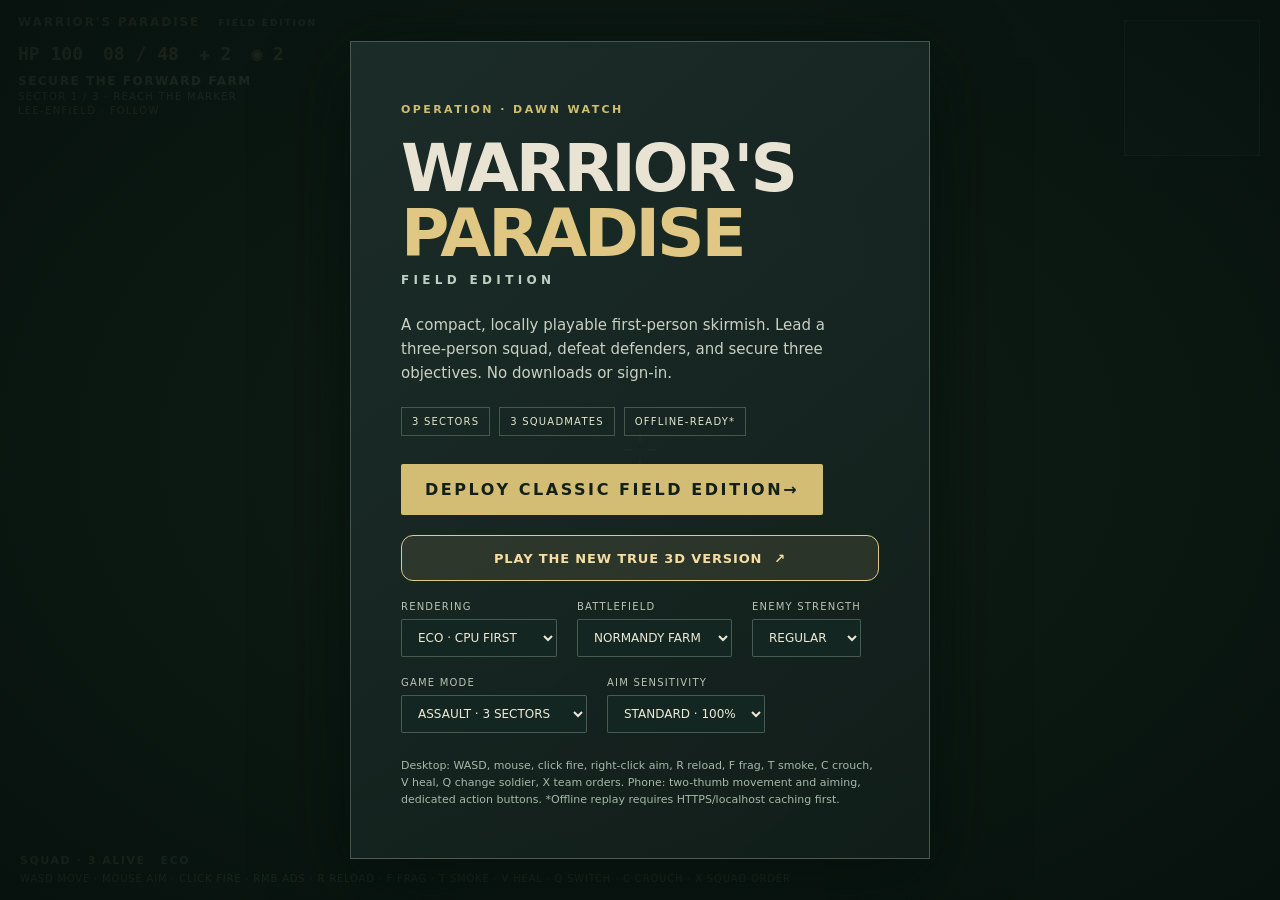
<file: browser/index.html>
<!doctype html>
<html lang="en">
<head>
  <meta charset="utf-8">
  <meta name="viewport" content="width=device-width,initial-scale=1,viewport-fit=cover,user-scalable=no">
  <meta name="theme-color" content="#101b1a">
  <meta name="description" content="Warrior's Paradise: a lightweight offline WWII-inspired first-person browser skirmish.">
  <link rel="manifest" href="./manifest.webmanifest">
  <link rel="icon" href="./icon.svg" type="image/svg+xml">
  <link rel="stylesheet" href="./style.css">
  <title>Warrior's Paradise · Field Edition</title>
</head>
<body>
  <main id="app" aria-label="Warrior's Paradise Field Edition">
    <canvas id="world" aria-label="First-person battlefield view"></canvas>
    <div id="vignette"></div>
    <div id="damage-flash"></div>
    <header id="hud">
      <div class="brand">WARRIOR'S <strong>PARADISE</strong> <small>FIELD EDITION</small></div>
      <div class="stats"><span id="health">HP 100</span><span id="ammo">08 / 48</span><span id="medkits">✚ 2</span><span id="grenades">◉ 2</span></div>
      <div class="status" id="mission">SECURE THE FORWARD FARM</div>
      <div class="status small" id="progress">SECTOR 1 / 3 · REACH THE MARKER</div>
      <div class="status small" id="loadout">LEE-ENFIELD · FOLLOW</div>
    </header>
    <canvas id="radar" width="136" height="136" aria-label="Tactical minimap"></canvas>
    <div id="crosshair" aria-hidden="true"><i></i><i></i></div>
    <div id="aim-ring" aria-hidden="true"></div>
    <div id="hitmarker" aria-hidden="true">×</div>
    <div id="bottom-bar">
      <div><span id="squad">SQUAD · 3 ALIVE</span><span id="quality-label">ECO</span></div>
      <div id="tip">WASD MOVE · MOUSE AIM · CLICK FIRE · RMB ADS · R RELOAD · F FRAG · T SMOKE · V HEAL · Q SWITCH · C CROUCH · X SQUAD ORDER</div>
    </div>
    <div id="touch" aria-label="Touch game controls">
      <div id="move-pad" aria-label="Move joystick"><div class="pad-ring"></div><div class="pad-knob" id="move-knob"></div></div>
      <div id="look-zone" aria-label="Drag to aim"></div>
      <div id="touch-actions">
        <button id="fire-btn" class="action danger" aria-label="Fire weapon">FIRE</button>
        <button id="reload-btn" class="action" aria-label="Reload">↻</button>
        <button id="heal-btn" class="action" aria-label="Use medkit">✚</button>
        <button id="switch-btn" class="action" aria-label="Switch squadmate">⇄</button>
        <button id="ads-btn" class="action" aria-label="Aim down sights">ADS</button>
        <button id="frag-btn" class="action" aria-label="Throw fragmentation grenade">FRAG</button>
        <button id="smoke-btn" class="action" aria-label="Throw smoke grenade">SMK</button>
        <button id="order-btn" class="action" aria-label="Toggle squad follow or hold">TEAM</button>
      </div>
    </div>
    <section id="modal" class="shown" role="dialog" aria-modal="true" aria-labelledby="modal-title">
      <div class="modal-card">
        <p class="eyebrow">OPERATION · DAWN WATCH</p>
        <h1 id="modal-title">WARRIOR'S<br><em>PARADISE</em></h1>
        <p class="subtitle">FIELD EDITION</p>
        <p id="modal-copy">A compact, locally playable first-person skirmish. Lead a three-person squad, defeat defenders, and secure three objectives. No downloads or sign-in.</p>
        <div class="modal-details"><span>3 SECTORS</span><span>3 SQUADMATES</span><span>OFFLINE-READY*</span></div>
        <div class="modal-actions">
          <button id="start-btn" class="primary">DEPLOY CLASSIC FIELD EDITION <span>→</span></button>
          <a class="route-3d" href="./3d/">PLAY THE NEW TRUE 3D VERSION <span>↗</span></a>
          <label>RENDERING
            <select id="quality"><option value="eco">ECO · CPU FIRST</option><option value="balanced">BALANCED</option><option value="sharp">SHARP</option><option value="ultra">ULTRA · HIGH END</option></select>
          </label>
          <label>BATTLEFIELD
            <select id="battlefield">
              <option value="farm">NORMANDY FARM</option>
              <option value="town">OCCUPIED TOWN</option>
              <option value="forest">FOREST OUTPOST</option>
            </select>
          </label>
          <label>ENEMY STRENGTH
            <select id="difficulty">
              <option value="recruit">RECRUIT</option>
              <option value="regular" selected>REGULAR</option>
              <option value="veteran">VETERAN</option>
            </select>
          </label>
          <label>GAME MODE
            <select id="mode">
              <option value="assault">ASSAULT · 3 SECTORS</option>
              <option value="defense">LAST STAND · 5 WAVES</option>
            </select>
          </label>
          <label>AIM SENSITIVITY
            <select id="sensitivity">
              <option value="0.65">PRECISE · 65%</option>
              <option value="1" selected>STANDARD · 100%</option>
              <option value="1.45">FAST · 145%</option>
              <option value="1.9">VERY FAST · 190%</option>
            </select>
          </label>
        </div>
        <p class="fine-print">Desktop: WASD, mouse, click fire, right-click aim, R reload, F frag, T smoke, C crouch, V heal, Q change soldier, X team orders. Phone: two-thumb movement and aiming, dedicated action buttons. *Offline replay requires HTTPS/localhost caching first.</p>
      </div>
    </section>
  </main>
  <script src="./visuals.js" defer></script>
  <script src="./game.js" defer></script>
</body>
</html>
</file>
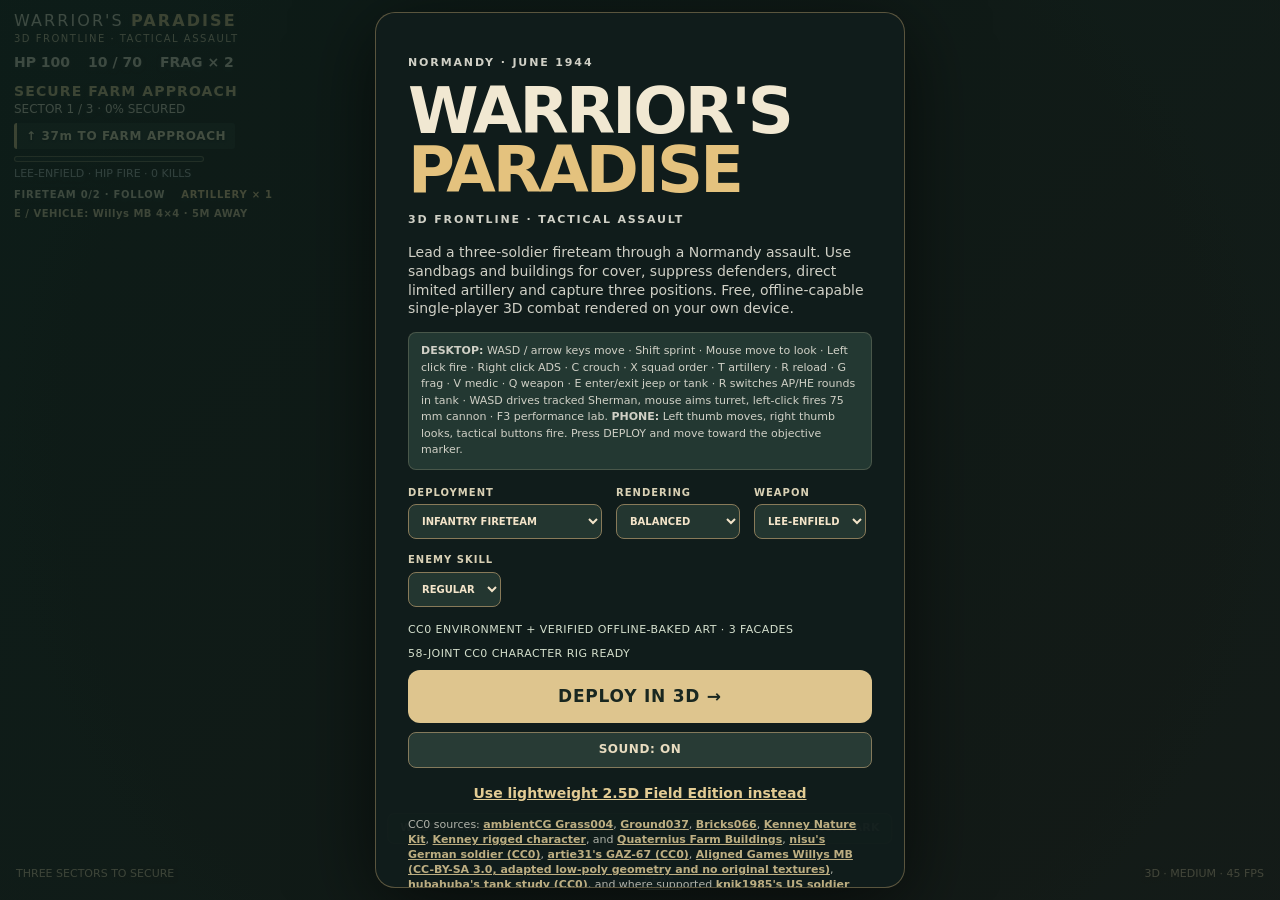
<file: browser/3d/index.html>
<!doctype html>
<html lang="en"><head>
<meta charset="utf-8"><meta name="viewport" content="width=device-width,initial-scale=1,viewport-fit=cover,user-scalable=no">
<meta name="theme-color" content="#182622"><meta name="description" content="Warrior's Paradise 3D Preview: free 3D WWII skirmish playable directly in your browser.">
<title>Warrior's Paradise | 3D Frontline</title>
<link rel="stylesheet" href="./style.css">
</head><body>
<main id="game">
<canvas id="viewport" aria-label="Three-dimensional battlefield rendered with WebGL2"></canvas>
<div id="shade"></div><div id="hurt"></div>
<header id="top">
  <div class="logo">WARRIOR'S <strong>PARADISE</strong><small>3D FRONTLINE · TACTICAL ASSAULT</small></div>
  <div class="stats"><span id="hp">HP 100</span><span id="mag">10 / 70</span><span id="frags">FRAG × 2</span></div>
  <div id="mission">OPERATION DAWN WATCH</div><div id="objective">SECURE THE FORWARD POSITION</div>
  <div id="nav" aria-live="off">↑ FOLLOW THE OBJECTIVE</div>
  <div id="capture-track" aria-label="Current objective capture progress"><div id="capture-fill"></div></div>
  <div id="info">LEE-ENFIELD · RIFLEMAN</div>
  <div class="team-status"><span id="squadstate">FIRETEAM 2/2 · FOLLOW</span><span id="supportstate">ARTILLERY × 1</span></div><div id="vehicle-state" class="vehicle-state">E / VEHICLE: ENTER NEARBY TRANSPORT</div>
</header>
<div id="crosshair" aria-hidden="true"></div>
<div id="tank-sight" class="tank-sight" hidden aria-label="Sherman tank gun sight and driving status">
  <div class="tank-vignette"></div>
  <div class="tank-reticle" aria-hidden="true"><i></i><b></b><em></em></div>
  <div class="tank-sight-top">M4 SHERMAN · 75 MM GUN</div>
  <div id="tank-gun-status" class="tank-gun-status">GUN READY</div>
  <div id="tank-sight-range" class="tank-ammo-status">AP 16 · HE 8</div>
  <div class="tank-gauge"><span>ARMOR INTEGRITY</span><div><i id="tank-hpbar"></i></div></div>
  <div id="tank-gear" class="tank-gear">NEUTRAL</div>
</div>
<div id="movement-hint" role="status" aria-live="polite">WASD / ARROWS: MOVE · MOUSE: LOOK · SHIFT: SPRINT · F3: BENCHMARK</div>
<aside id="performance-panel" hidden aria-label="Live performance and gameplay statistics">
  <strong>WARRIOR'S PARADISE — PERFORMANCE LAB</strong>
  <pre id="performance-details" aria-live="off">Gathering frame samples…</pre>
  <div class="perf-actions">
    <button id="performance-capture" type="button">CAPTURE 30S ON THIS DEVICE</button>
    <button id="performance-download" type="button">EXPORT JSON RESULTS</button>
    <button id="performance-close" type="button">CLOSE (F3)</button>
  </div>
</aside>
<div id="hitmarker" aria-hidden="true">×</div>
<div id="left-stick" aria-label="Move with left thumb"><div class="ring"></div><div id="nub"></div></div>
<div id="right-look" aria-label="Drag to look around"></div>
<div id="actions">
<button id="fire" class="large" aria-label="Fire weapon">FIRE</button>
<button id="aim" aria-label="Aim down sights">ADS</button>
<button id="reload" aria-label="Reload">RLD</button>
<button id="grenade" aria-label="Throw fragmentation grenade">FRAG</button>
<button id="heal" aria-label="Use field dressing">MED</button>
<button id="swap" aria-label="Change weapon">GUN</button>
<button id="orders" aria-label="Toggle fireteam follow and hold orders">ORDER</button>
<button id="support" aria-label="Request artillery at the aimed location">ARTY</button>
<button id="crouch" aria-label="Toggle crouch">DUCK</button><button id="vehicle" aria-label="Enter or exit nearby military vehicle">VEHICLE</button>
</div>
<footer><span id="status">THREE SECTORS TO SECURE</span><button id="performance-open" type="button" aria-label="Open performance and GPU profiler">PERF</button><span id="fps">WEBGL2 · AUTO</span></footer>
<section id="menu" role="dialog" aria-modal="true" aria-labelledby="menu-title">
<div class="panel">
<p class="eyebrow">NORMANDY · JUNE 1944</p>
<h1 id="menu-title">WARRIOR'S<br><em>PARADISE</em></h1>
<p class="edition">3D FRONTLINE · TACTICAL ASSAULT</p>
<p id="menu-copy">Lead a three-soldier fireteam through a Normandy assault. Use sandbags and buildings for cover, suppress defenders, direct limited artillery and capture three positions. Free, offline-capable single-player 3D combat rendered on your own device.</p>
<p class="key-help"><strong>DESKTOP:</strong> WASD / arrow keys move · Shift sprint · Mouse move to look · Left click fire · Right click ADS · C crouch · X squad order · T artillery · R reload · G frag · V medic · Q weapon · E enter/exit jeep or tank · R switches AP/HE rounds in tank · WASD drives tracked Sherman, mouse aims turret, left-click fires 75 mm cannon · F3 performance lab. <strong>PHONE:</strong> Left thumb moves, right thumb looks, tactical buttons fire. Press DEPLOY and move toward the objective marker.</p>
<div class="options"><label>DEPLOYMENT <select id="deployment"><option value="infantry" selected>INFANTRY FIRETEAM</option><option value="sherman">M4 SHERMAN · TANK CREW</option></select></label><label>RENDERING <select id="quality"><option value="low">LOW · PHONE</option><option value="medium" selected>BALANCED</option><option value="high">HIGH · LAPTOP</option></select></label>
<label>WEAPON <select id="weapon"><option value="rifle">LEE-ENFIELD</option><option value="smg">STEN SMG</option><option value="lmg">BREN LMG</option></select></label>
<label>ENEMY SKILL <select id="difficulty"><option value="recruit">RECRUIT</option><option value="regular" selected>REGULAR</option><option value="veteran">VETERAN</option></select></label></div>
<p id="assetstatus" role="status">LOADING LOCALLY HOSTED CC0 SCENERY…</p>
<p id="rigstatus" role="status">LOADING CC0 SKELETAL CHARACTER MESH…</p>
<button id="deploy" class="primary">DEPLOY IN 3D →</button>
<button id="sound-toggle" type="button" aria-pressed="false" aria-label="Toggle battlefield audio">SOUND: ON</button>
<a href="../index.html">Use lightweight 2.5D Field Edition instead</a>
<p class="disclaimer">CC0 sources: <a href="https://ambientcg.com/view?id=Grass004" rel="noopener noreferrer" target="_blank">ambientCG Grass004</a>, <a href="https://ambientcg.com/view?id=Ground037" rel="noopener noreferrer" target="_blank">Ground037</a>, <a href="https://ambientcg.com/view?id=Bricks066" rel="noopener noreferrer" target="_blank">Bricks066</a>, <a href="https://kenney.nl/assets/nature-kit" rel="noopener noreferrer" target="_blank">Kenney Nature Kit</a>, <a href="https://kenney.nl/assets/animated-characters-survivors" rel="noopener noreferrer" target="_blank">Kenney rigged character</a>, and <a href="https://quaternius.com/packs/farmbuildings.html" rel="noopener noreferrer" target="_blank">Quaternius Farm Buildings</a>, <a href="https://opengameart.org/content/rigged-lowpoly-ww2-soldier" rel="noopener noreferrer" target="_blank">nisu's German soldier (CC0)</a>, <a href="https://opengameart.org/content/lowpoly-soviet-jeep" rel="noopener noreferrer" target="_blank">artie31's GAZ-67 (CC0)</a>, <a href="https://opengameart.org/content/willys-jeep-asset" rel="noopener noreferrer" target="_blank">Aligned Games Willys MB (CC-BY-SA 3.0, adapted low-poly geometry and no original textures)</a>, <a href="https://opengameart.org/content/tank1" rel="noopener noreferrer" target="_blank">hubahuba's tank study (CC0)</a>, and where supported <a href="https://opengameart.org/content/character-us-soldier" rel="noopener noreferrer" target="_blank">knik1985's US soldier (CC BY 3.0)</a> adapted as a rigged GLB. One layered CC0 recorded blast is credited in the asset register. Grass, dirt and masonry diffuse colors use locally hosted CC0 photographic surfaces; the limestone tile and derived normal/roughness layers remain procedural. This is a stylized WWII-inspired preview, not historically authenticated uniforms or professional PBR character art.</p>
<p class="disclaimer">OFFLINE-BAKED ART: the shipped limestone facade details are original illustrative geometry with quantized meshes and two quality levels, not photogrammetry or full lightmaps. External art may be imported offline with the documented Blender converter subject to appropriate licensing. Quality depends on each player's graphics hardware; no server-side GPU is used.</p>
<p class="disclaimer">Additional High artwork now supports separate UV0 albedo/normal/roughness/metallic textures and UV1 precomputed irradiance maps from locally hosted, licensed sources. An original textured Normandy facade demonstrates the rendering pipeline; it is not photogrammetry or a complete historically authentic asset library.</p>
<p class="disclaimer">Requires WebGL2 and browser graphics acceleration (integrated GPUs are supported). This is a playable technology preview—not the finished Unreal game or Enlisted-quality assets/multiplayer.</p>
</div>
</section>
<div id="fallback" hidden role="alert"><strong>WebGL2 unavailable.</strong> Your browser has no usable 3D graphics context. <a href="../index.html">Play the lightweight Field Edition</a>.</div>
</main><script src="./asset-loader.js" defer></script><script src="./material-atlas.js" defer></script><script src="./baked-art.js" defer></script><script src="./pbr-lightmaps.js" defer></script><script src="./skinning.js" defer></script><script src="./battle-art.js" defer></script><script src="./battle-audio.js" defer></script><script src="./device-gpu-profiler.js" defer></script><script src="./telemetry.js" defer></script><script src="./tactical-navigation.js" defer></script><script src="./infantry-ballistics.js" defer></script><script src="./battle-tactics.js" defer></script><script src="./actor-visibility.js" defer></script><script src="./weapon-handling.js" defer></script><script src="./normandy-dressing.js" defer></script><script src="./ww2-vehicles.js" defer></script><script src="./ww2-environment.js" defer></script><script src="./architectural-detail.js" defer></script><script src="./architectural-weathering.js" defer></script><script src="./farmhouse-craft.js" defer></script><script src="./botanical-detail.js" defer></script><script src="./contact-shadows.js" defer></script><script src="./directional-shadows.js" defer></script><script src="./ww2-terrain.js" defer></script><script src="./battlefield-ground.js" defer></script><script src="./battle-atmosphere.js" defer></script><script src="./combat-surface-effects.js" defer></script><script src="./battle-sky.js" defer></script><script src="./game.js" defer></script>
</body></html>
</file>
<file: browser/style.css>
:root{color-scheme:dark;--paper:#e9e3d3;--muted:#b3bbaa;--panel:#142221e8;--line:#8091836b;--signal:#d0bd72;--red:#db6e55}
*{box-sizing:border-box}html,body{margin:0;width:100%;height:100%;overflow:hidden;background:#111c1a;color:var(--paper);font-family:system-ui,-apple-system,Segoe UI,Arial,sans-serif}
button,select{font:inherit}button{cursor:pointer}button:focus-visible,select:focus-visible{outline:3px solid var(--signal);outline-offset:2px}#app{position:fixed;inset:0;overflow:hidden;touch-action:none;user-select:none;-webkit-user-select:none}
#world{position:absolute;inset:0;width:100%;height:100%;display:block;background:#5f7374;image-rendering:auto}
#vignette{pointer-events:none;position:absolute;inset:0;background:radial-gradient(ellipse at center,transparent 45%,#071311a1 100%);z-index:2}
#damage-flash{pointer-events:none;position:absolute;inset:0;background:#b52b2b;opacity:0;z-index:3}
#hud{position:absolute;top:0;left:0;right:0;z-index:4;pointer-events:none;padding:calc(15px + env(safe-area-inset-top)) max(18px,env(safe-area-inset-right)) 10px max(18px,env(safe-area-inset-left));background:linear-gradient(#101e20c9,transparent);text-shadow:0 2px 3px #0c1716}
.brand{font-size:12px;letter-spacing:.16em;font-weight:600;opacity:.94}.brand strong{color:#f0d48d}.brand small{font-size:9px;color:#b7cbbf;margin-left:12px}.stats{display:flex;gap:20px;font-family:ui-monospace,Consolas,monospace;font-size:18px;font-weight:700;margin-top:14px}.stats span:nth-child(1){color:#e2e5ca}.stats span:nth-child(2){color:#f2d597}.stats span:nth-child(3){color:#a6d1bb}.status{margin-top:10px;font-size:12px;font-weight:700;letter-spacing:.13em}.status.small{margin-top:3px;font-size:10px;font-weight:500;color:#cdd2be}
#radar{position:absolute;top:calc(20px + env(safe-area-inset-top));right:20px;z-index:4;width:136px;height:136px;border:1px solid #bfd1b88a;background:#112020dc;box-shadow:0 9px 22px #08141390}
#crosshair{pointer-events:none;position:absolute;top:50%;left:50%;z-index:3;width:32px;height:32px;transform:translate(-50%,-50%)}#crosshair:before,#crosshair:after,#crosshair i:first-child,#crosshair i:last-child{content:"";position:absolute;background:#f4e8c9d9;box-shadow:0 0 2px #142322}#crosshair:before{width:8px;height:2px;top:15px;left:0}#crosshair:after{width:8px;height:2px;top:15px;right:0}#crosshair i:first-child{width:2px;height:8px;left:15px;top:0}#crosshair i:last-child{width:2px;height:8px;left:15px;bottom:0}
#hitmarker{position:absolute;pointer-events:none;top:50%;left:50%;transform:translate(-50%,-50%);font-weight:200;font-size:50px;color:#faf5dc;opacity:0;z-index:4}
#bottom-bar{position:absolute;z-index:4;bottom:max(16px,env(safe-area-inset-bottom));left:max(20px,env(safe-area-inset-left));right:max(20px,env(safe-area-inset-right));font-size:11px;text-shadow:0 1px 3px #07110b}
#bottom-bar>div:first-child{display:flex;gap:15px;letter-spacing:.14em;font-weight:700}
#squad{color:#e8d7aa}#quality-label{color:#b5cbbc}#tip{margin-top:6px;font-size:10px;letter-spacing:.08em;color:#cbd2bf}
#modal{position:absolute;inset:0;z-index:20;background:radial-gradient(ellipse at center,#14231bd9,#07120ef2);display:none;align-items:center;justify-content:center;padding:22px;overflow:auto}
#modal.shown{display:flex}.modal-card{position:relative;width:min(580px,100%);max-height:100%;overflow:auto;padding:clamp(22px,5vw,50px);background:linear-gradient(140deg,#1e302cd9,#111e1add);border:1px solid #a6b8a559;box-shadow:0 20px 70px #030d0baa}
.eyebrow{font-size:11px;color:var(--signal);letter-spacing:.22em;font-weight:800}.modal-card h1{font-size:clamp(34px,7vw,66px);letter-spacing:-.047em;line-height:.99;font-weight:900;margin:20px 0 7px}.modal-card h1 em{font-style:normal;color:#e0c783}.subtitle{margin:0 0 26px;font-weight:600;letter-spacing:.36em;font-size:12px;color:#bed0c5}#modal-copy{font-size:15px;line-height:1.6;color:#c9d0c5;max-width:460px}
.modal-details{display:flex;flex-wrap:wrap;gap:9px;margin:22px 0}.modal-details span{font-size:10px;letter-spacing:.12em;color:#e1e6ce;border:1px solid #7d928075;padding:8px 10px}.modal-actions{display:flex;gap:20px;align-items:center;flex-wrap:wrap;margin-top:28px}
.primary{background:#d3bd75;color:#132019;font-weight:900;border:0;border-radius:2px;padding:16px 24px;letter-spacing:.16em;min-width:180px;text-align:left}.primary span{float:right}
.modal-actions label{font-size:10px;letter-spacing:.12em;display:flex;flex-direction:column;gap:7px;color:#b9c4b6}select{border:1px solid #7f97847a;border-radius:2px;background:#142622;color:#ecead6;padding:10px 12px;font-size:12px}
.fine-print{font-size:11px;line-height:1.55;color:#a5b9aa;margin:24px 0 0}
#touch{display:none;position:absolute;inset:0;z-index:5;pointer-events:none}#move-pad{position:absolute;left:clamp(15px,4vw,52px);bottom:calc(38px + env(safe-area-inset-bottom));width:135px;height:135px;border-radius:100%;pointer-events:auto;touch-action:none}
.pad-ring{position:absolute;inset:0;border:2px solid #d4dec47b;border-radius:100%;background:#13232055}.pad-knob{position:absolute;left:39px;top:39px;width:57px;height:57px;background:#cddbc379;border:1px solid #d3e2d2a6;border-radius:100%;box-shadow:0 0 20px #111a17a0}
#look-zone{position:absolute;top:25%;right:0;bottom:20%;width:52%;pointer-events:auto;touch-action:none}#touch-actions{position:absolute;right:max(16px,env(safe-area-inset-right));bottom:calc(20px + env(safe-area-inset-bottom));width:198px;height:182px;display:grid;grid-template-columns:repeat(3,1fr);grid-template-rows:repeat(3,1fr);gap:6px;pointer-events:none}
.action{pointer-events:auto;touch-action:none;color:#ecf1d9;background:#24352ec9;border:1px solid #d4dcb679;border-radius:50%;font-size:19px;font-weight:800;box-shadow:0 4px 14px #07110c8a}.action:active,.action.pressed{background:#d1bd77;color:#12201a}.action.danger{background:#b04f46ce;border-color:#e8a092;font-size:13px;letter-spacing:.08em;grid-column:2 / span 2;grid-row:1 / span 2}#reload-btn{grid-column:1;grid-row:2}#heal-btn{grid-column:1;grid-row:3}#switch-btn{grid-column:2;grid-row:3}
@media (pointer:coarse){#touch{display:block}#tip{display:none}#radar{width:96px;height:96px;right:12px;top:calc(54px + env(safe-area-inset-top))}.brand small{display:none}#hud{padding:calc(8px + env(safe-area-inset-top)) 12px 8px}.stats{margin-top:6px;font-size:15px;gap:12px}.status{margin-top:5px;font-size:9px;max-width:55%;}.status.small{font-size:9px;max-width:60%}#bottom-bar{bottom:calc(9px + env(safe-area-inset-bottom));left:12px;font-size:10px}#bottom-bar>div:first-child{max-width:45%}}
@media (pointer:coarse) and (orientation:portrait){#move-pad{width:110px;height:110px;bottom:calc(44px + env(safe-area-inset-bottom))}.pad-knob{width:48px;height:48px;left:31px;top:31px}#touch-actions{transform:scale(.84);transform-origin:bottom right;bottom:calc(25px + env(safe-area-inset-bottom))}#modal{align-items:center;padding:12px}.modal-card{padding:22px}#radar{width:86px;height:86px}}
@media (max-height:440px){.modal-card{padding:16px 28px}.modal-card h1{margin:8px 0;font-size:34px}.modal-details{margin:8px 0}.modal-actions{margin-top:12px}.fine-print{margin-top:8px}#touch-actions{transform:scale(.78);transform-origin:bottom right;bottom:calc(7px + env(safe-area-inset-bottom))}#move-pad{transform:scale(.78);transform-origin:bottom left;bottom:calc(7px + env(safe-area-inset-bottom))}#radar{top:9px}}


/* Field Edition 2: responsive combat controls with two-thumb spacing. */
#aim-ring{pointer-events:none;position:absolute;top:50%;left:50%;width:74px;height:74px;transform:translate(-50%,-50%);border:1px solid rgba(236,219,166,.5);border-radius:100%;opacity:0;z-index:3;box-shadow:0 0 30px rgba(210,193,139,.08)}
#crosshair.aimed{opacity:.12;transform:translate(-50%,-50%) scale(.55)}
#aim-ring.aimed{opacity:.9}
#grenades{color:#e6c393}
#loadout{color:#d6c58d!important}
#touch-actions{width:216px;height:211px;grid-template-columns:repeat(4,1fr);grid-template-rows:repeat(4,1fr);gap:5px}
#fire-btn.action.danger{grid-column:3/span 2;grid-row:1/span 2}
#reload-btn{grid-column:2;grid-row:2}
#heal-btn{grid-column:1;grid-row:4}
#switch-btn{grid-column:2;grid-row:4}
#ads-btn{grid-column:2;grid-row:1;font-size:11px}
#frag-btn{grid-column:3;grid-row:3;font-size:10px}
#smoke-btn{grid-column:4;grid-row:3;font-size:10px}
#order-btn{grid-column:3/span 2;grid-row:4;font-size:11px;border-radius:18px}
#touch-actions .action{min-width:40px;min-height:39px}
#touch-actions .action:disabled{opacity:.35}
@media(pointer:coarse){
 #touch-actions{right:max(7px,env(safe-area-inset-right));bottom:calc(20px + env(safe-area-inset-bottom))}
 #move-pad{left:max(13px,env(safe-area-inset-left));bottom:calc(51px + env(safe-area-inset-bottom))}
 #hud .stats{max-width:65%;gap:10px;flex-wrap:wrap}
}
@media(pointer:coarse) and (orientation:portrait){
 #touch-actions{transform:scale(.82);transform-origin:bottom right;bottom:calc(37px + env(safe-area-inset-bottom))}
 #move-pad{bottom:calc(48px + env(safe-area-inset-bottom))}
 #hud .stats{max-width:72%;font-size:12px;gap:8px}
}
@media(pointer:coarse) and (max-height:440px){
 #touch-actions{transform:scale(.78);bottom:calc(5px + env(safe-area-inset-bottom))}
 #move-pad{transform:scale(.78);bottom:calc(7px + env(safe-area-inset-bottom))}
}


/* Optional real WebGL2 route, retaining the low-end canvas fallback. */
.route-3d{display:flex;align-items:center;justify-content:center;gap:12px;
  width:100%;min-height:46px;text-align:center;text-decoration:none;
  border:1px solid #e0c88f;border-radius:12px;padding:10px 14px;
  background:#bfa66a21;color:#f6dda1!important;font-size:13px;
  font-weight:900;letter-spacing:.065em;box-sizing:border-box}
.route-3d:hover,.route-3d:focus-visible{background:#c6ae7055;outline:2px solid #dbc48a}
</file>
<file: browser/3d/style.css>
*{box-sizing:border-box}html,body{margin:0;width:100%;height:100%;overflow:hidden;background:#152421;color:#f1e8d2;font:14px/1.35 system-ui,-apple-system,Segoe UI,sans-serif;touch-action:none;user-select:none}button,select{font:inherit}button{cursor:pointer;touch-action:none;color:#f2e8d3;border:1px solid #b4a78377;background:#253b38d9;border-radius:12px;font-weight:800;letter-spacing:.045em}button:active{background:#baa878;color:#17211c}#game{position:fixed;inset:0;overflow:hidden}#viewport{width:100%;height:100%;display:block}#shade{position:absolute;inset:0;background:radial-gradient(circle,transparent 46%,#0e191850 100%);pointer-events:none}#hurt{position:absolute;inset:0;background:#bf2100;opacity:0;pointer-events:none;transition:opacity .12s}#top{pointer-events:none;position:absolute;top:max(env(safe-area-inset-top),10px);left:max(env(safe-area-inset-left),14px);right:max(env(safe-area-inset-right),14px);text-shadow:0 2px 4px #111a19}#top .logo{font-size:16px;letter-spacing:.13em;font-weight:300}#top .logo strong{font-weight:900;color:#e5c889}#top .logo small{display:block;letter-spacing:.15em;font-size:10px;color:#dbcba5}.stats{display:flex;gap:18px;font-weight:800;margin-top:8px;font-variant-numeric:tabular-nums}#mission{margin-top:10px;color:#e9d192;font-weight:800;letter-spacing:.08em}#objective{font-size:12px}#info{font-size:11px;color:#b5bfc0;margin-top:5px}#crosshair{position:absolute;left:50%;top:50%;width:18px;height:18px;transform:translate(-50%,-50%);pointer-events:none}#crosshair:before,#crosshair:after{content:"";display:block;position:absolute;background:#f8f2ddcc;box-shadow:0 0 3px #222}#crosshair:before{width:2px;height:18px;left:8px}#crosshair:after{width:18px;height:2px;top:8px}#crosshair.aiming{opacity:.42;transform:translate(-50%,-50%) scale(.5)}#hitmarker{display:none;position:absolute;left:50%;top:50%;transform:translate(-50%,-50%);font-size:36px;font-weight:1000;color:#ffcd8c;pointer-events:none}#hitmarker.visible{display:block}footer{position:absolute;bottom:10px;left:16px;right:16px;display:flex;justify-content:space-between;pointer-events:none;font-size:11px;color:#d9c99f;text-shadow:0 2px 4px #000}#left-stick,#right-look,#actions{display:none}#menu{position:absolute;inset:0;z-index:10;display:grid;place-items:center;padding:12px;background:linear-gradient(135deg,#10221dcc,#19211dc8);overflow:auto}#menu[hidden]{display:none}#menu .panel{border:1px solid #99865d8a;background:#111d1ce8;border-radius:20px;box-shadow:0 16px 80px #0009;padding:clamp(18px,4vw,32px);width:min(95vw,530px);max-height:calc(100dvh - 24px);overflow:auto}h1{font-size:clamp(40px,7vw,64px);line-height:.93;letter-spacing:-.045em;margin:6px 0}h1 em{font-style:normal;color:#e4c27e}.eyebrow,.edition{color:#d5c590;font-size:11px;letter-spacing:.17em;font-weight:900}.edition{margin:12px 0 15px}.panel p{color:#d0d0c6}.options{display:flex;gap:14px;flex-wrap:wrap;margin:16px 0}.options label{display:grid;gap:5px;color:#d9d1b5;font-weight:700;font-size:10px;letter-spacing:.1em}.options select{color:#f3e4c9;background:#233630;border:1px solid #887a59;padding:10px 9px;border-radius:8px}.primary{width:100%;padding:15px;color:#192720;background:#dec58e;font-size:17px;border:none}.panel a{display:block;color:#e3cc94;font-weight:700;text-align:center;margin:16px 0}.disclaimer{font-size:11px;opacity:.83}#fallback{position:absolute;left:8px;right:8px;bottom:15%;padding:18px;border:1px solid #d1a87b;background:#172521;color:#fff;border-radius:12px;z-index:20}#fallback a{color:#ffe5a3}
@media(pointer:coarse){#left-stick{display:block;position:absolute;left:max(12px,env(safe-area-inset-left));bottom:calc(48px + env(safe-area-inset-bottom));width:140px;height:140px;z-index:3;touch-action:none}#left-stick .ring{position:absolute;inset:8px;border:2px solid #d6d5bc66;border-radius:50%;background:#182d2b55}#nub{position:absolute;left:53px;top:53px;width:34px;height:34px;border:2px solid #e3ddaecc;border-radius:50%;background:#adac8a8f;pointer-events:none}#right-look{display:block;position:absolute;inset:23% 0 7% 40%;touch-action:none}#actions{display:grid;position:absolute;right:max(8px,env(safe-area-inset-right));bottom:calc(34px + env(safe-area-inset-bottom));width:205px;height:175px;grid-template-columns:repeat(3,1fr);grid-template-rows:repeat(3,1fr);gap:5px;z-index:4}#actions button{font-size:10px;padding:3px}#fire{grid-column:3;grid-row:1/3;background:#993e2fbf;border-color:#ec9780aa;font-size:15px!important}#aim{grid-column:2;grid-row:2}#reload{grid-column:2;grid-row:1}#grenade{grid-column:1;grid-row:1}#heal{grid-column:1;grid-row:2}#swap{grid-column:2;grid-row:3}}
@media(pointer:coarse) and (orientation:portrait){#actions{width:162px;height:150px;right:5px;bottom:48px}#left-stick{width:110px;height:110px;left:7px;bottom:63px}#left-stick .ring{inset:5px}#nub{left:40px;top:40px;width:30px;height:30px}.stats{gap:8px;font-size:12px}#mission{margin-top:6px;font-size:12px}footer{font-size:9px}}
/* Tactical Frontline: legible navigation, feedback and compact thumb controls. */
#nav{margin-top:6px;display:inline-block;color:#fff3c7;font-size:12px;font-weight:900;letter-spacing:.055em;background:#172522aa;border-left:3px solid #e5c889;padding:5px 9px;border-radius:3px;text-shadow:0 1px 2px #000}
#capture-track{width:min(190px,55vw);height:6px;margin-top:7px;background:#0d1a1ab8;border:1px solid #b6a77a88;border-radius:8px;overflow:hidden}
#capture-fill{width:0;height:100%;background:linear-gradient(90deg,#a4bd94,#edcd7d);transition:width .14s linear}
.team-status{display:flex;gap:16px;margin-top:6px;font-size:10px;font-weight:800;letter-spacing:.075em;color:#e9e0bd}
#supportstate{color:#ffda96}
.key-help{font-size:11px;line-height:1.5;padding:10px 12px;background:#233832;border:1px solid #a4a0804d;border-radius:8px}
#crosshair:before,#crosshair:after{background:#fff0cbcc}
#hurt{mix-blend-mode:multiply}
@media(pointer:coarse){
 #actions{grid-template-columns:repeat(4,minmax(0,1fr));grid-template-rows:repeat(3,minmax(0,1fr));width:244px;height:174px;gap:4px}
 #actions button{font-size:10px;min-width:0;padding:2px;line-height:1.1}
 #fire{grid-column:4;grid-row:1/3;font-size:14px!important}
 #grenade{grid-column:1;grid-row:1}
 #reload{grid-column:2;grid-row:1}
 #support{grid-column:3;grid-row:1}
 #heal{grid-column:1;grid-row:2}
 #aim{grid-column:2;grid-row:2}
 #orders{grid-column:3;grid-row:2}
 #swap{grid-column:2;grid-row:3}
 #crouch{grid-column:3;grid-row:3}
 #nav{font-size:10px;margin-top:4px;padding:4px 6px}
 .team-status{font-size:9px;gap:8px}
}
@media(pointer:coarse) and (orientation:portrait){
 #actions{width:225px;height:158px;right:5px;bottom:46px}
 #top .logo small{font-size:8px}
 #nav{font-size:9px}
 .stats{font-size:11px;gap:9px;flex-wrap:wrap}
 #capture-track{width:138px}
}
@media(pointer:coarse) and (orientation:landscape) and (max-height:460px){
 #top .logo{font-size:12px}
 #mission{font-size:10px;margin-top:3px}
 #objective{font-size:10px}
 #info{font-size:9px}
 #actions{width:215px;height:136px;bottom:21px}
 #left-stick{width:106px;height:106px;bottom:26px}
 #left-stick .ring{inset:5px}
 #nub{left:38px;top:38px;width:30px;height:30px}
 #nav{margin-top:2px}
 #capture-track{margin-top:3px}
}

#sound-toggle{display:block;width:100%;min-height:36px;margin-top:9px;background:#283b35;border:1px solid #847a5c;border-radius:8px;color:#e8dcc0;font-size:12px;font-weight:750}
#sound-toggle[aria-pressed="true"]{background:#44352b;color:#ecdac4}
#assetstatus{min-height:14px;color:#d5e0ce;font-size:11px;letter-spacing:.04em;margin-bottom:9px}
#menu .disclaimer a{display:inline;color:#e0cc97;font-weight:600;margin:0}

#rigstatus{color:#d4dfcc;font-size:11px;letter-spacing:.04em;min-height:15px;margin:0 0 8px}

/* Real-time local FPS + gameplay lab, accessible on laptop or phone. */
#movement-hint{position:absolute;left:50%;bottom:56px;transform:translateX(-50%);z-index:2;
 background:#10231fcc;border:1px solid #b2ae8588;border-radius:7px;padding:7px 12px;
 color:#f7efd4;font-size:11px;font-weight:750;letter-spacing:.025em;text-shadow:0 1px 2px #000;
 white-space:nowrap;pointer-events:none;max-width:94vw;overflow:hidden;text-overflow:ellipsis}
#movement-hint[hidden]{display:none}
#performance-panel{position:absolute;top:16px;right:14px;z-index:9;width:min(470px,96vw);
 padding:16px;background:#0c181bf0;color:#e8eddf;border:1px solid #b6b28c;
 border-radius:12px;box-shadow:0 6px 30px #0008;pointer-events:auto}
#performance-panel[hidden]{display:none}
#performance-panel strong{display:block;font-size:12px;letter-spacing:.07em;margin-bottom:12px}
#performance-details{white-space:pre-wrap;font-family:ui-monospace,Consolas,monospace;font-size:11px;
 line-height:1.7;color:#d3dcc9;margin:0}
.perf-actions{display:flex;gap:8px;margin-top:12px}
.perf-actions button{flex:1;padding:9px 4px;font-size:10px}
@media (pointer:coarse){#movement-hint{bottom:10px;left:50%;max-width:80vw;font-size:9px}
 #performance-panel{top:8px;right:8px;max-height:85vh;overflow:auto}}

.vehicle-state{font-size:10px;font-weight:800;color:#e8d4a3;margin-top:5px;letter-spacing:.05em;text-shadow:0 1px 2px #000}
@media(pointer:coarse){#vehicle{grid-column:4;grid-row:3;font-size:9px;padding:2px;background:#384536e6}}

#performance-open{background:#26322b;color:#e4ecdd;border:1px solid #82907d;border-radius:5px;padding:4px 8px;font-size:10px;min-width:42px;cursor:pointer;touch-action:manipulation}
#performance-open:focus-visible{outline:2px solid #f9d37c;outline-offset:2px}
@media(max-width:650px){#performance-open{padding:6px;min-height:34px;font-size:10px}}
.perf-actions{flex-wrap:wrap}

/* Sherman station: real-state gunsight, no Canvas overdraw and no controls blocked. */
.tank-sight{position:absolute;inset:0;pointer-events:none;z-index:2;color:#efe9ce;
 font-family:ui-monospace,SFMono-Regular,Consolas,monospace;font-weight:750;
 text-shadow:0 1px 4px #000,0 0 12px #000b;letter-spacing:.1em}
.tank-sight[hidden]{display:none!important}
.tank-vignette{position:absolute;inset:0;background:radial-gradient(ellipse 48% 57% at 50% 50%,
 transparent 48%,#17221a12 70%,#141a1490 100%)}
.tank-sight-top,.tank-gun-status,.tank-ammo-status,.tank-gear{position:absolute;left:50%;transform:translateX(-50%);white-space:nowrap}
.tank-sight-top{top:15%;font-size:11px;color:#ece2b9;border-bottom:1px solid #e5d4a064;padding:4px 15px}
.tank-gun-status{top:calc(50% + 71px);font-size:12px;color:#d4edcb;background:#1c2a20a6;border:1px solid #d8e3bd39;padding:5px 12px;border-radius:4px}
.tank-sight.slewing .tank-gun-status{color:#ffcb7e;border-color:#e1b47777}
.tank-reticle{position:absolute;left:50%;top:50%;width:146px;height:146px;
 transform:translate(-50%,-50%);border:1px solid #d0d6b450;border-radius:50%}
.tank-reticle:before{content:"";position:absolute;width:3px;height:3px;background:#f1edcb;
 border-radius:50%;left:50%;top:50%;transform:translate(-50%,-50%)}
.tank-reticle:after{content:"";position:absolute;inset:11px;border:1px dashed #a7b29d48;border-radius:50%}
.tank-reticle i,.tank-reticle b,.tank-reticle em{position:absolute;display:block;background:#dce1c7ab}
.tank-reticle i{height:1px;left:-27px;right:-27px;top:50%}
.tank-reticle b{width:1px;top:-21px;bottom:-21px;left:50%}
.tank-reticle em{width:26px;height:1px;left:50%;top:calc(50% + 26px);transform:translateX(-50%)}
.tank-ammo-status{bottom:18%;font-size:11px;border:1px solid #efdfad4e;background:#1a2821a8;padding:6px 13px}
.tank-gear{bottom:13%;font-size:10px;color:#e5dcb9}
.tank-gauge{position:absolute;bottom:12%;left:max(18px,env(safe-area-inset-left));width:158px;font-size:10px}
.tank-gauge>div{height:7px;background:#1b211bcc;border:1px solid #eee3be70;margin-top:7px;border-radius:2px;overflow:hidden}
#tank-hpbar{display:block;width:100%;height:100%;background:linear-gradient(90deg,#ac6e43,#d9c784,#b6d29e);transition:width .15s}
.tank-sight:not([hidden])~#crosshair{opacity:0}
@media(pointer:coarse){
 .tank-sight-top{top:18%;font-size:9px}
 .tank-reticle{width:98px;height:98px}
 .tank-reticle i{left:-13px;right:-13px}
 .tank-reticle b{top:-13px;bottom:-13px}
 .tank-gun-status{top:calc(50% + 52px);font-size:10px}
 .tank-ammo-status{bottom:29%;font-size:10px}
 .tank-gear{bottom:24%}
 .tank-gauge{bottom:21%;left:12px;width:98px;font-size:8px}
}
@media (max-height:520px){.tank-sight-top{top:9%}.tank-gear{bottom:10%}.tank-ammo-status{bottom:17%}}
</file>
